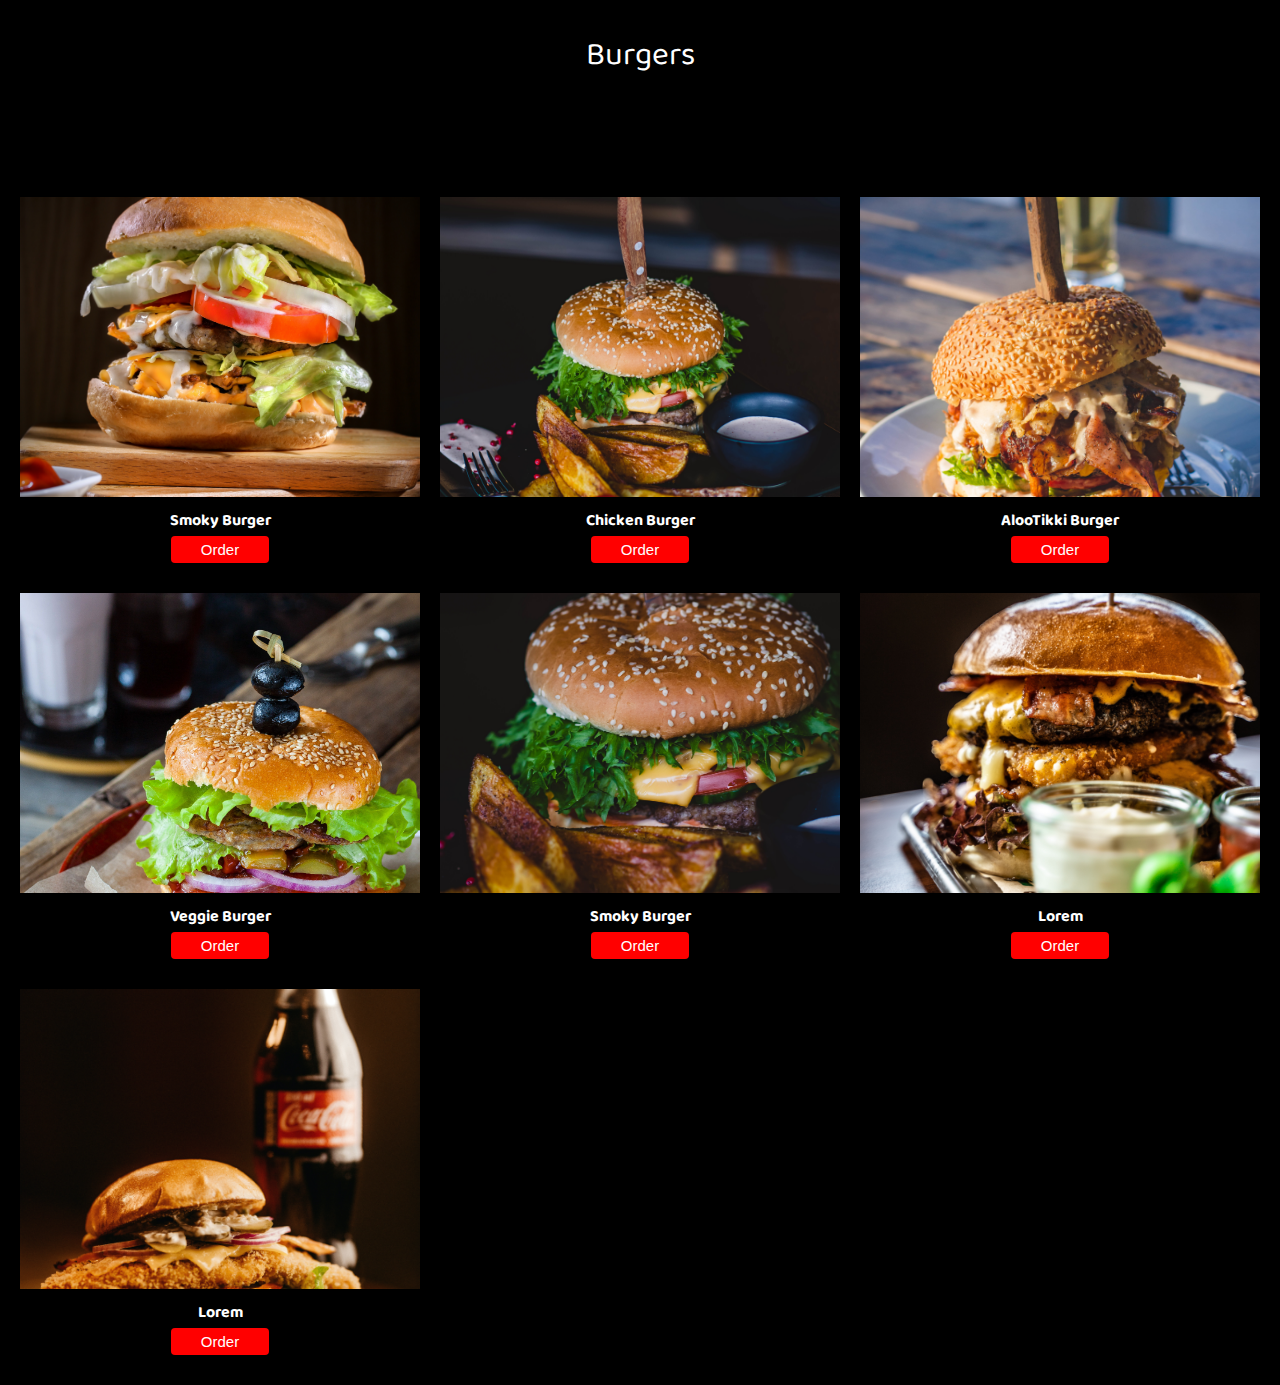
<file: t/burger.html>
<!DOCTYPE html>
<html lang="en">
<head>
    <meta charset="UTF-8">
    <meta http-equiv="X-UA-Compatible" content="IE=edge">
    <meta name="viewport" content="width=device-width, initial-scale=1.0">
    <title>Burgers</title>
    <link rel="stylesheet" href="/style.css">
    <link href="https://fonts.googleapis.com/css2?family=Baloo+Chettan+2&display=swap" rel="stylesheet">
</head>
<body class="back">
    <div class="bug">
        <div class="heads">
           <h1 class="tt">Burgers</h1>
        </div>
    </div> 
    <section class="items">
        <div class="item">
         <img src="/images/bug1.jpg" alt="bug1.jpg">
         <h4>Smoky Burger</h4>
         <button>Order</button>
        </div>
        <div class="item">
            <img src="/images/bug2.jpg" alt="bug2.jpg">
            <h4>Chicken Burger</h4>
            <button>Order</button>
           </div>
           <div class="item">
            <img src="/images/bug3.jpg" alt="bug3.jpg">
            <h4>AlooTikki Burger</h4>
            <button>Order</button>
           </div>
           <div class="item">
            <img src="/images/bug4.jpg" alt="bug4.jpg">
            <h4>Veggie Burger</h4>
            <button>Order</button>
           </div>
           <div class="item">
            <img src="/images/bug5.jpg" alt="bug5.jpg">
            <h4>Smoky Burger</h4>
            <button>Order</button>
           </div>
           <div class="item">
            <img src="/images/bug6.jpg" alt="bug6.jpg">
            <h4>Lorem</h4>
            <button>Order</button>
           </div>
           <div class="item">
            <img src="/images/bug7.jpg" alt="bug7.jpg">
            <h4>Lorem</h4>
            <button>Order</button>
           </div>
           
           



    </section>
    
</body>
</html>
</file>
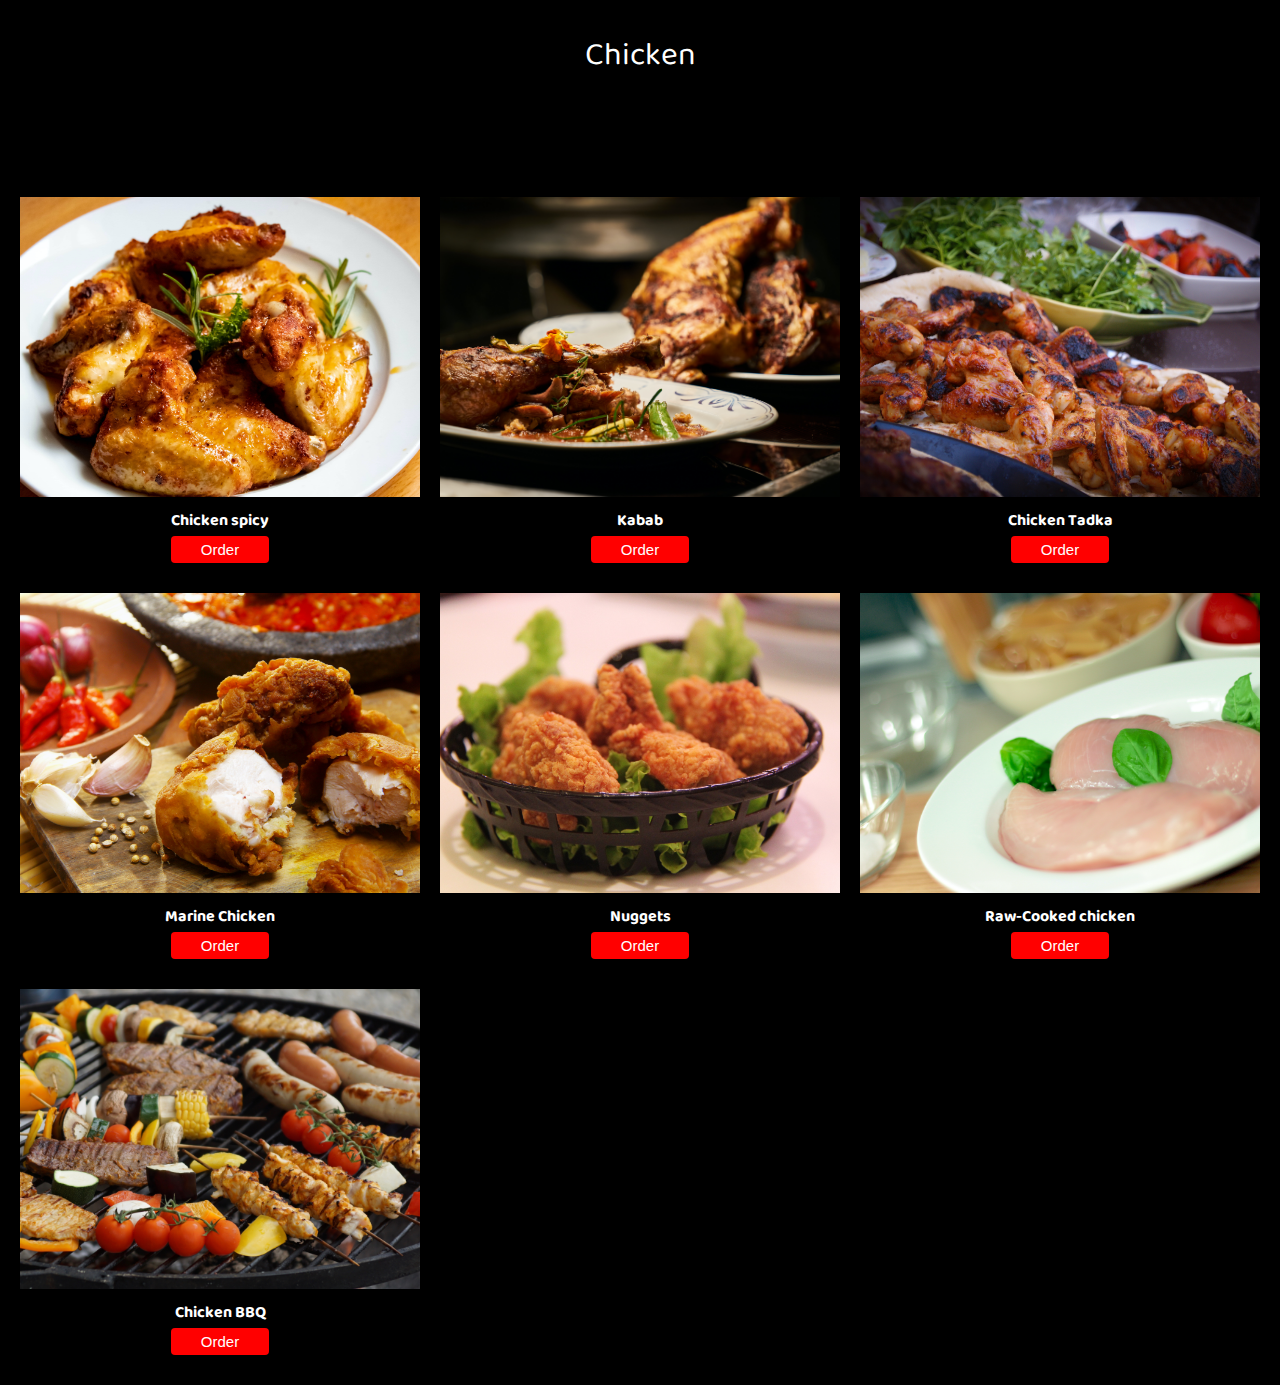
<file: t/chicken.html>
<!DOCTYPE html>
<html lang="en">
<head>
    <meta charset="UTF-8">
    <meta http-equiv="X-UA-Compatible" content="IE=edge">
    <meta name="viewport" content="width=device-width, initial-scale=1.0">
    <title>Chicken</title>
    <link rel="stylesheet" href="/style.css">
    <link href="https://fonts.googleapis.com/css2?family=Baloo+Chettan+2&display=swap" rel="stylesheet">
</head>
<body class="back">
    <div class="bug">
        <div class="heads">
           <h1 class="tt">Chicken</h1>
        </div>
    </div> 
    <section class="items">
        <div class="item">
         <img src="/images/ch1.jpg" alt="ch1.jpg">
         <h4>Chicken spicy</h4>
         <button>Order</button>
        </div>
        <div class="item">
            <img src="/images/ch2.jpg" alt="ch2.jpg">
            <h4>Kabab</h4>
            <button>Order</button>
           </div>
           <div class="item">
            <img src="/images/ch3.jpg" alt="ch33.jpg">
            <h4>Chicken Tadka</h4>
            <button>Order</button>
           </div>
           <div class="item">
            <img src="/images/ch4.jpg" alt="ch4.jpg">
            <h4>Marine Chicken</h4>
            <button>Order</button>
           </div>
           <div class="item">
            <img src="/images/ch5.jpg" alt="ch55.jpg">
            <h4>Nuggets</h4>
            <button>Order</button>
           </div>
           <div class="item">
            <img src="/images/ch6.jpg" alt="ch6.jpg">
            <h4>Raw-Cooked chicken</h4>
            <button>Order</button>
           </div>
           <div class="item">
            <img src="/images/ch7.jpg" alt="ch7.jpg">
            <h4>Chicken BBQ</h4>
            <button>Order</button>
           </div>
           
           

    </section>
</body>
</html>
</file>
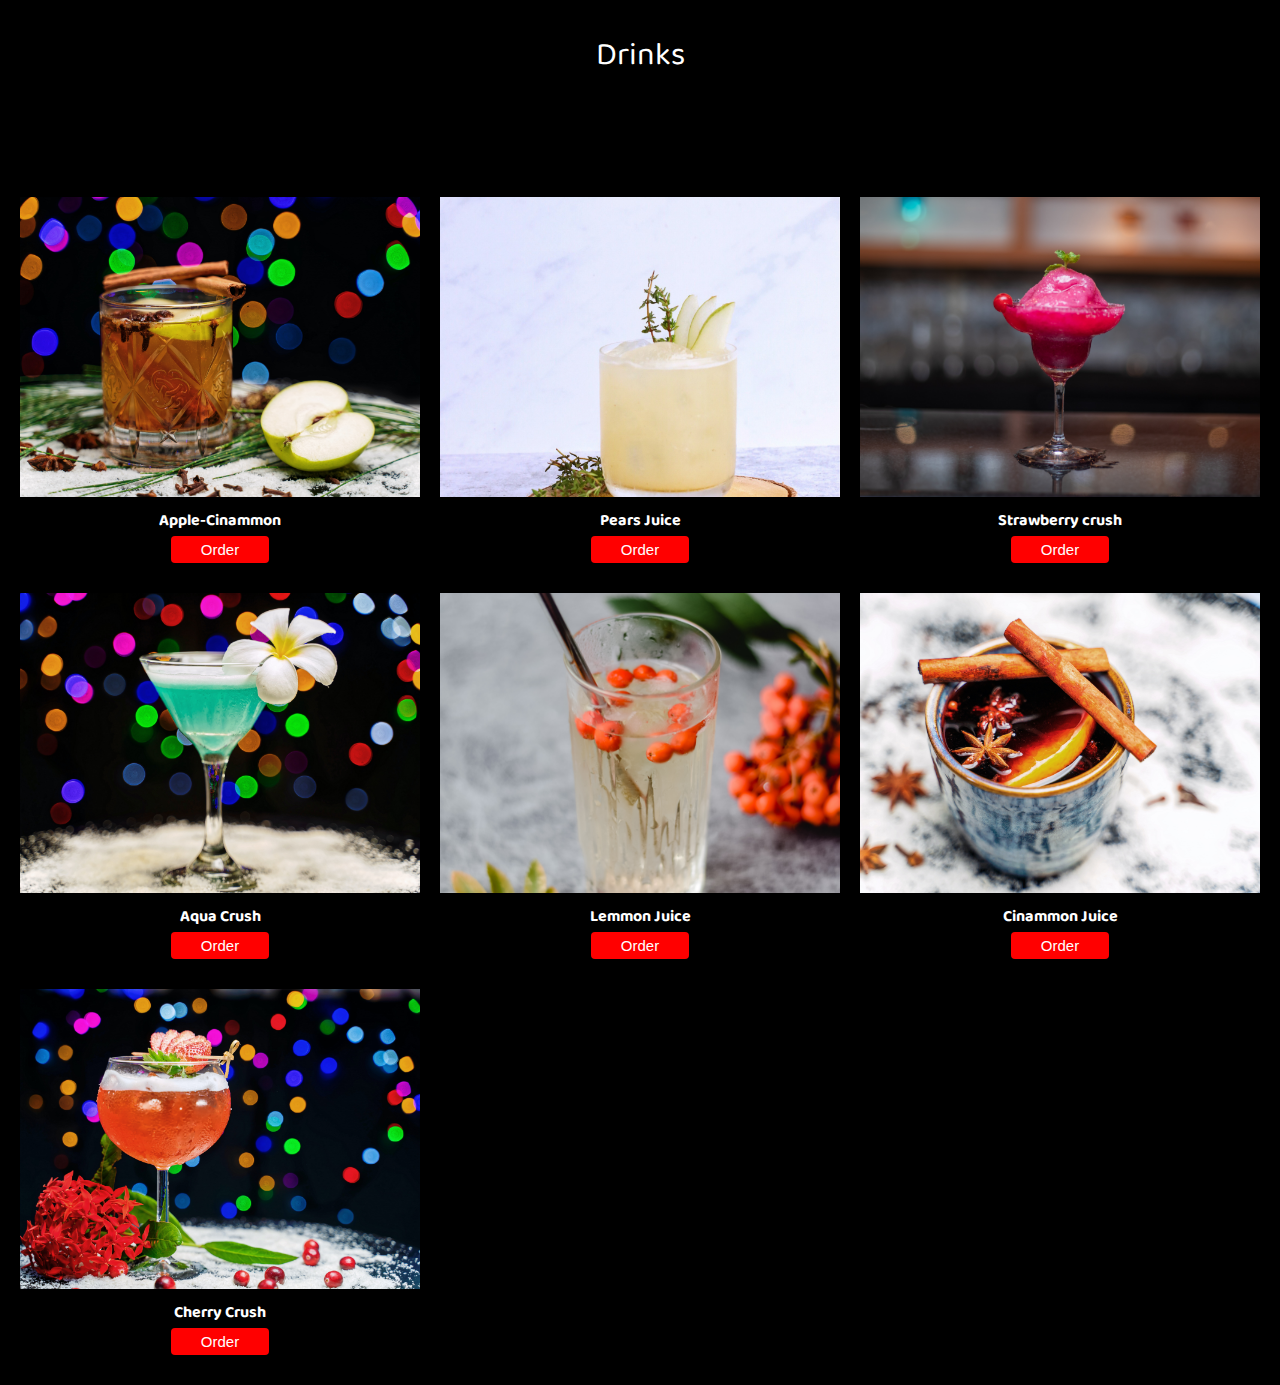
<file: t/drink.html>
<!DOCTYPE html>
<html lang="en">
<head>
    <meta charset="UTF-8">
    <meta http-equiv="X-UA-Compatible" content="IE=edge">
    <meta name="viewport" content="width=device-width, initial-scale=1.0">
    <title>Drinks</title>
    <link rel="stylesheet" href="/style.css">
    <link href="https://fonts.googleapis.com/css2?family=Baloo+Chettan+2&display=swap" rel="stylesheet">
</head>
<body class="back">
    <div class="bug">
        <div class="heads">
           <h1 class="tt">Drinks</h1>
        </div>
    </div> 
    <section class="items">
        <div class="item">
         <img src="/images/dr1.jpg" alt="dr1.jpg">
         <h4>Apple-Cinammon</h4>
         <button>Order</button>
        </div>
        <div class="item">
            <img src="/images/dr2.jpg" alt="dr2.jpg">
            <h4>Pears Juice</h4>
            <button>Order</button>
           </div>
           <div class="item">
            <img src="/images/dr3.jpg" alt="dr33.jpg">
            <h4>Strawberry crush</h4>
            <button>Order</button>
           </div>
           <div class="item">
            <img src="/images/dr4.jpg" alt="dr4.jpg">
            <h4>Aqua Crush</h4>
            <button>Order</button>
           </div>
           <div class="item">
            <img src="/images/dr8.jpg" alt="dr55.jpg">
            <h4>Lemmon Juice</h4>
            <button>Order</button>
           </div>
           <div class="item">
            <img src="/images/dr6.jpg" alt="dr6.jpg">
            <h4>Cinammon Juice</h4>
            <button>Order</button>
           </div>
           <div class="item">
            <img src="/images/dr7.jpg" alt="dr7.jpg">
            <h4>Cherry Crush</h4>
            <button>Order</button>
           </div>
           
           

    </section>
</body>
</html>
</file>
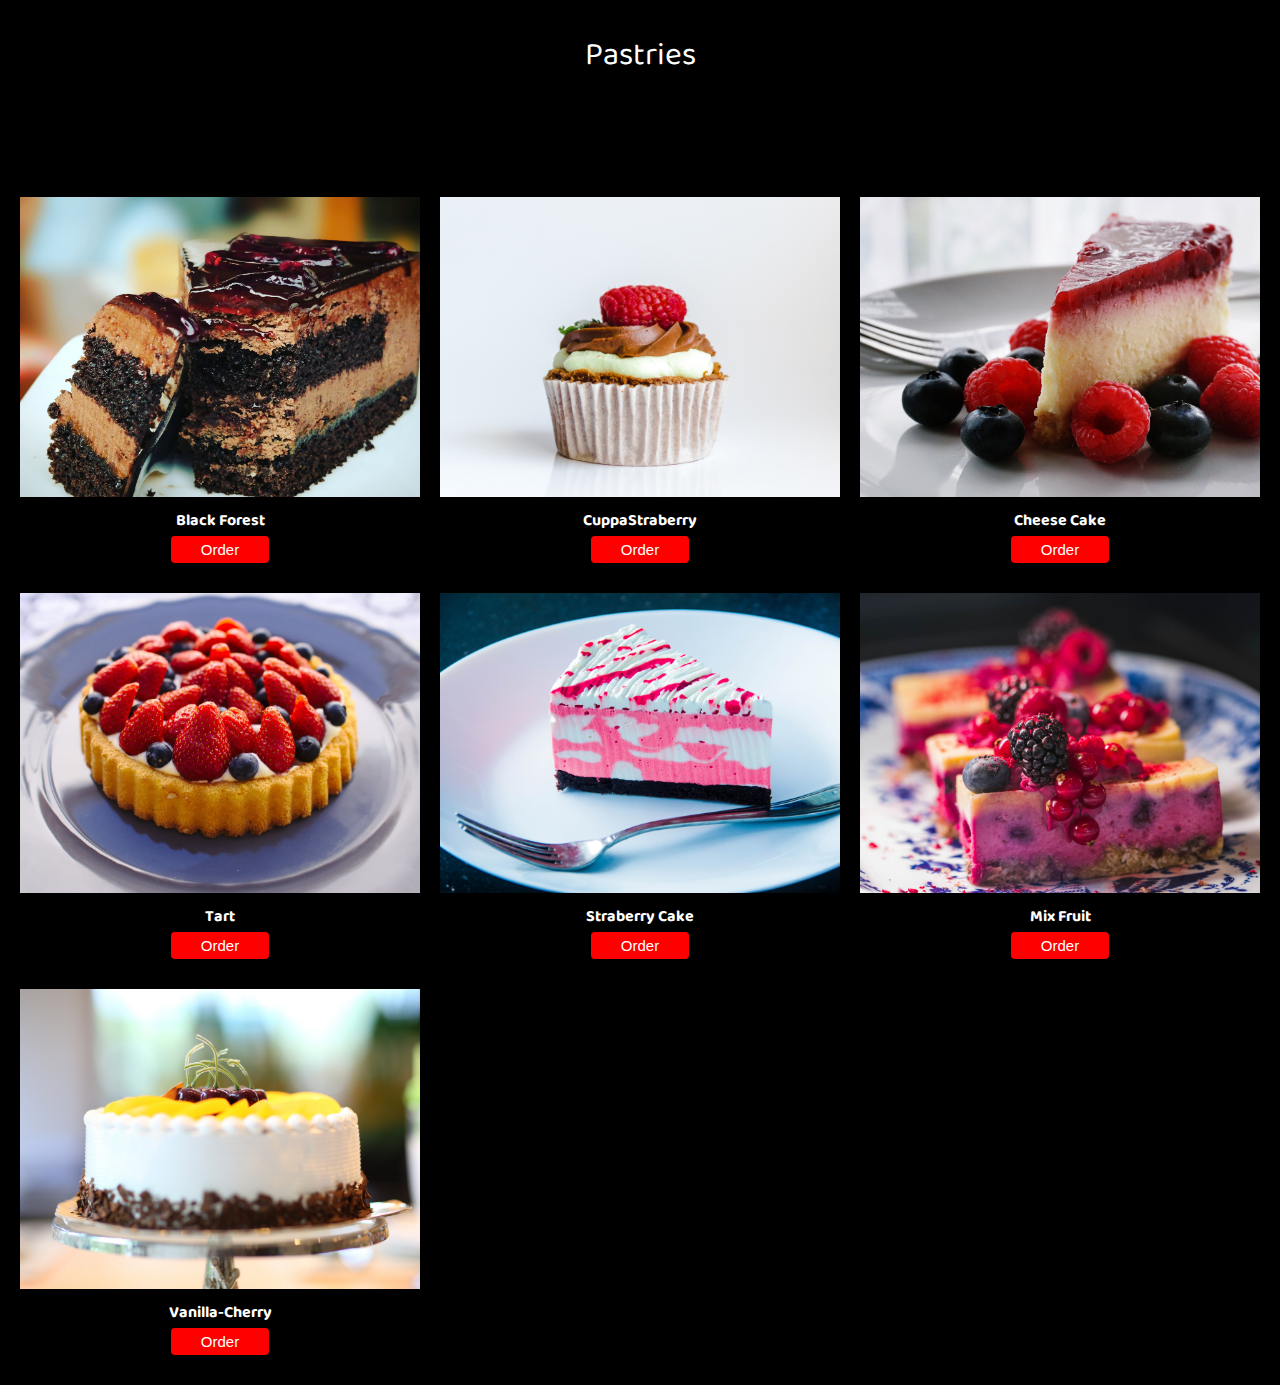
<file: t/pastry.html>
<!DOCTYPE html>
<html lang="en">
<head>
    <meta charset="UTF-8">
    <meta http-equiv="X-UA-Compatible" content="IE=edge">
    <meta name="viewport" content="width=device-width, initial-scale=1.0">
    <title>Pastry</title>
    <link rel="stylesheet" href="/style.css">
    <link href="https://fonts.googleapis.com/css2?family=Baloo+Chettan+2&display=swap" rel="stylesheet">
</head>
<body class="back">
    <div class="bug">
        <div class="heads">
           <h1 class="tt">Pastries</h1>
        </div>
    </div> 
    <section class="items">
        <div class="item">
         <img src="/images/pa1.jpg" alt="pa1.jpg">
         <h4>Black Forest</h4>
         <button>Order</button>
        </div>
        <div class="item">
            <img src="/images/pa2.jpg" alt="pa2.jpg">
            <h4>CuppaStraberry</h4>
            <button>Order</button>
           </div>
           <div class="item">
            <img src="/images/pa3.jpg" alt="pa33.jpg">
            <h4>Cheese Cake</h4>
            <button>Order</button>
           </div>
           <div class="item">
            <img src="/images/pa4.jpg" alt="pa4.jpg">
            <h4>Tart</h4>
            <button>Order</button>
           </div>
           <div class="item">
            <img src="/images/pa5.jpg" alt="pa55.jpg">
            <h4>Straberry Cake</h4>
            <button>Order</button>
           </div>
           <div class="item">
            <img src="/images/pa6.jpg" alt="pa6.jpg">
            <h4>Mix Fruit</h4>
            <button>Order</button>
           </div>
           <div class="item">
            <img src="/images/pa7.jpg" alt="pa7.jpg">
            <h4>Vanilla-Cherry</h4>
            <button>Order</button>
           </div>
           
           

    </section>
</body>
</html>
</file>
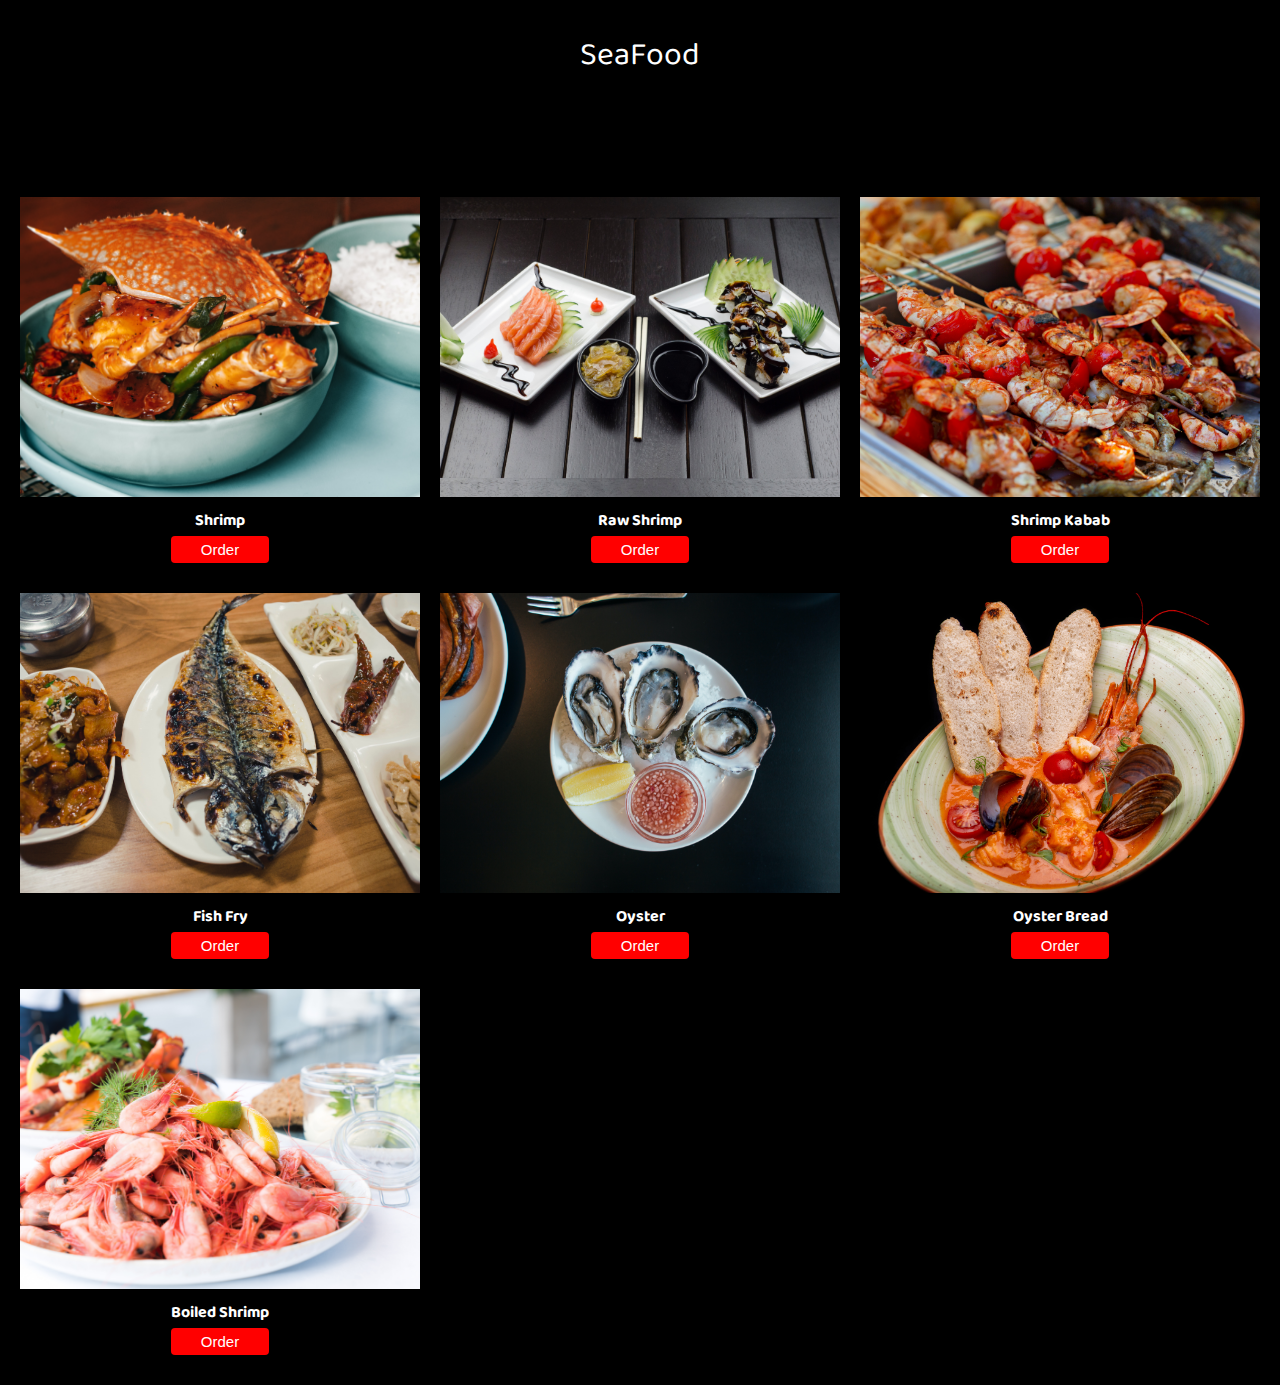
<file: t/seafood.html>
<!DOCTYPE html>
<html lang="en">
<head>
    <meta charset="UTF-8">
    <meta http-equiv="X-UA-Compatible" content="IE=edge">
    <meta name="viewport" content="width=device-width, initial-scale=1.0">
    <title>SeaFood</title>
    <link rel="stylesheet" href="/style.css">
    <link href="https://fonts.googleapis.com/css2?family=Baloo+Chettan+2&display=swap" rel="stylesheet">
</head>
<body class="back">
    <div class="bug">
        <div class="heads">
           <h1 class="tt">SeaFood</h1>
        </div>
    </div> 
    <section class="items">
        <div class="item">
         <img src="/images/se1.jpg" alt="se1.jpg">
         <h4>Shrimp</h4>
         <button>Order</button>
        </div>
        <div class="item">
            <img src="/images/se2.jpg" alt="se2.jpg">
            <h4>Raw Shrimp</h4>
            <button>Order</button>
           </div>
           <div class="item">
            <img src="/images/se3.jpg" alt="se33.jpg">
            <h4>Shrimp Kabab</h4>
            <button>Order</button>
           </div>
           <div class="item">
            <img src="/images/se4.jpg" alt="se4.jpg">
            <h4>Fish Fry</h4>
            <button>Order</button>
           </div>
           <div class="item">
            <img src="/images/se5.jpg" alt="se55.jpg">
            <h4>Oyster</h4>
            <button>Order</button>
           </div>
           <div class="item">
            <img src="/images/se6.jpg" alt="se6.jpg">
            <h4>Oyster Bread</h4>
            <button>Order</button>
           </div>
           <div class="item">
            <img src="/images/se7.jpg" alt="se7.jpg">
            <h4>Boiled Shrimp</h4>
            <button>Order</button>
           </div>
           
           

    </section>
</body>
</html>
</file>
<file: style.css>
*{
    margin: 0;
    padding: 0;
    
}

.flex-box{
    display: flex;
    flex-direction: row;
    

}
.big-font{
    font-family: 'Baloo Chettan 2', cursive;
    font-size: 20px;
}

li{
    list-style: none;
    margin: 31px;
}
li:hover{
    background-color: antiquewhite;

}
ul li a{
    text-decoration: none;
    color: #fff;
    padding: 5px 20px;
    border: 1px solid transparent;
    transition: 0.5s ease;
    }
ul li a:hover{
        background-color: #fff;
        color: #000;
        }

.img-size{
    width: 120px;
    height: 100px;
    margin-left: 10px;
    margin-top: 4px;
    
    border-radius: 50%;
    
}
.title{
    font-family: 'Baloo Chettan 2', cursive;
}
.ha{
    font-family: 'Baloo Chettan 2', cursive;
}

nav{
    justify-content: space-between;
    align-items: center;
    background-color:black;
}
.font{
    font-family:'Courier New', monospace;
}

a{
    text-decoration: none;
    color:white;
}
.head{
    min-height: 100vh;
    background: linear-gradient(rgba(0,0,0,0.6),rgba(0,0,0,0.6)),url(/images/imgnew.jpg) center/cover no-repeat fixed;
    margin-top: auto;
}
.name{
    text-align: center;
    font-size: 50px;
    display: flex;
    position: absolute;
    justify-content: center;
    width: 100%;
    margin-top: 100px;
    height: 100%;
    font-family:'Dancing Script', cursive;
    color:maroon;
}
.div1{
    display: flex;
    flex-direction: column;
    justify-content: center;
    align-items: center;
    position: absolute;
    background-attachment: fixed;
    width: 100%;
    height: 100%;
}
.div1 .title{
    color: #fff;
    font-size: 50px;

}
.div1-btn{
    display: inline-block;
    text-decoration: none;
    text-transform: uppercase;
    padding: 13px 20px;
    border-radius: 200px;
    font-weight: bold;
    background:black;
    color: #fff;
    cursor: pointer;
    border: 2px solid black;
    margin-top: 10px;
    font-family: 'Baloo Chettan 2', cursive;
}
.div1-btn:hover{
    background: #fff;
    color: black;
    border: none;
}
.exp-image{
    min-height: 80vh;
    background:  linear-gradient(rgba(0,0,0,0.6),rgba(0,0,0,0.6)),url(/images/img1.jpg) ,center/cover fixed no-repeat;
}
.exp-text{
    min-height: 80vh;
    align-items: center;
    background: black;
    columns:black;
    padding: 40px 0;

}
.exp-text-center{
    width: 90%;
    margin: 0 auto;

}
.exp-text h1{
    font-size: 40px;
    text-transform: uppercase;
    margin-bottom: 10px;
    color: #fff;

}
.exp-text p{
    margin: 20px 0;
    line-height: 2;
    color: #fff;

}
.exp-text a{
    display: inline-block;
    text-decoration: none;
    text-transform: uppercase;
    padding: 13px 20px;
    border-radius: 200px;
    font-weight: bold;
    background:white;
    color:black;
    cursor: pointer;
    border: 2px solid black;

}
.exp-text a:hover{
    color: white;
    background: black;
    border: none;
}
@media screen and (min-width:776px){
    .explore{
        display: flex;
    }
    .exp-text{
        flex: 0 0 30%;
    }
    .exp-image{
        flex: 0 0 70%;
        clip-path: polygon(0 0, 100% 0, 50% 100%, 0 100%);
    }
    .explore{
        background:black;
    }
}
.title-text{
    font-size: 40px;
    text-align: center;
    font-family: 'Baloo Chettan 2', cursive;
}
#menu{
    padding: 40px;
}
.menu{
    margin: 30px 0;
    display: flex;
}
.menu-icon .fas{
    font-size: 60px;
    color:black;
    margin-right: 20px;
}
.menu-subtitle{
    text-transform: capitalize;
    color: black;
    font-size: 25px;
    font-family: 'Baloo Chettan 2', cursive;
}
.menu-inf{
    margin-top: 10px;
    line-height: 1.5;
    font-family: 'Baloo Chettan 2', cursive;
}
.menu-icon:hover .fas,
.menu-subtitle:hover{
    transition: trasform 2s ease, color 2s ease;
    transform: translateY(-10px);
    color: #cd6100;
    cursor: pointer;
}
@media screen and (min-width:576px) {
    .menu-center{
        display: flex;
        flex-wrap: wrap;
        justify-content: space-between;

    }
    .menu{
        flex: 0 0 calc(50% - 16px);
    }
}
@media screen and (min-width: 972px) {
    .menu{
        flex:0 0 calc(33.3% -16px);
    }
}

.heads{
    background-color: black;
    color: #fff;
    margin-bottom: 30px;
    padding: 30px;
    text-align: center;
}
.bug{
    padding: 0 0 30px 0;
    display: grid;
    grid-template-columns: repeat(auto-fit,minmax(350px,1fr));
}
.tt{
    font-family: 'Baloo Chettan 2', cursive;
   font-weight: 400;
}
.items{
    display: grid;
    grid-template-columns: repeat(3,1fr);
    padding:30px 20px;
    grid-column-gap: 20px;
    grid-row-gap:30px;
}
.item img{
    width: 100%;
    height: 300px;
    object-fit: cover;
    cursor: pointer;
    transition: 0.2s ease;
}
.back{
    background-color: #000;
    font-family: 'Baloo Chettan 2', cursive;
}
.item h4{
    color: white;
    padding: 5px;
    text-align: center;
}
.item img:hover{
    transform: scale(1.04);
}
.item button{
    padding: 5px 30px;
    border: none;
    outline: none;
    background-color: red;
    color: white;
    cursor: pointer;
    border-radius: 4px;
    font-size: 15px;
    display: block;
    margin: 0 auto;

}
.navTitle{
    font-family: 'Baloo Chettan 2', cursive;
    margin-top: 30px;
    margin-bottom: 50px;
    text-align: center;
}
.cnt{
    width:80%;
    display: block;
    margin: 0 auto;
    padding: 50px 0;
}
.content{
    float: left;
    width: 55%;
}
.abtImage{
    float: right;
    width: 40%;

}
.abtImage img{
    width: 100%;
    height: auto;
    border-radius: 20px;

}
.content .article h3{
color: black;
font-size: 17px;

}
.content .article p{
    margin-top: 20px;
    color: black;
    font-size: 16px;
    line-height: 1.5;
    }
.abtbody{
    font-family: 'Baloo Chettan 2', cursive;
}
.content .article .abtbtn{
    margin-top: 50px;

}
.content .article .abtbtn a{
    text-decoration: none;
    padding: 8px 25px;
    background-color: #ff8c00;
    border-radius: 4px;
    color: black;
    font-size: 18px;
    letter-spacing: 1.2px;
    
}
.content .article .abtbtn a:hover{
    color: white;
    background-color: black;
    transition: 1s ease;
}
.cnt .social{
    width: 100%;
    clear: both;
    margin-top: 50px;
    text-align: center;
    display: inline-block;


}
.cnt .social i{
    color: black;
    font-size: 22px;
    height: 45px;
    width: 45px;
    border-radius: 50%;
    line-height: 45px;
    text-align: center;
    background-color: #ff8c00;
    margin: 0px 5px ;
}
.cnt .social i:hover{
    color: white;
    background-color: black;
    transition: 1s ease;
    transform: rotate(180deg);
}
@media screen and(max-width:768px) {
    .cnt{
        width: 80%;
        display: block;
        margin: auto;
    }
    .content{
        float: none;
        width: 100%;
        display: block;
    }
    
}

.main-head{
    height: 150px;
    background: #FFF;
   
}

.sidenav {
    height: 100%;
    background-color: #000;
    overflow-x: hidden;
    padding-top: 20px;
}


.main {
    padding: 0px 10px;
}

@media screen and (max-height: 450px) {
    .sidenav {padding-top: 15px;}
}

@media screen and (max-width: 450px) {
    .login-form{
        margin-top: 10%;
    }

    .register-form{
        margin-top: 10%;
    }
}

@media screen and (min-width: 768px){
    .main{
        margin-left: 40%; 
    }

    .sidenav{
        width: 40%;
        position: fixed;
        z-index: 1;
        top: 0;
        left: 0;
    }

    .login-form{
        margin-top: 80%;
    }

    .register-form{
        margin-top: 20%;
    }
}


.login-main-text{
    margin-top: 20%;
    padding: 60px;
    color: #fff;
}

.login-main-text h2{
    font-weight: 300;
}


.logb{
    font-family: 'Baloo Chettan 2', cursive;
}
.pips{
    color: #ff8c00;
}
.btn-black{
    background-color:#ff8c00;
    color: #fff;
}
.btn-black:hover{
    background-color: #000 !important;
    color: #fff;
}
</file>
